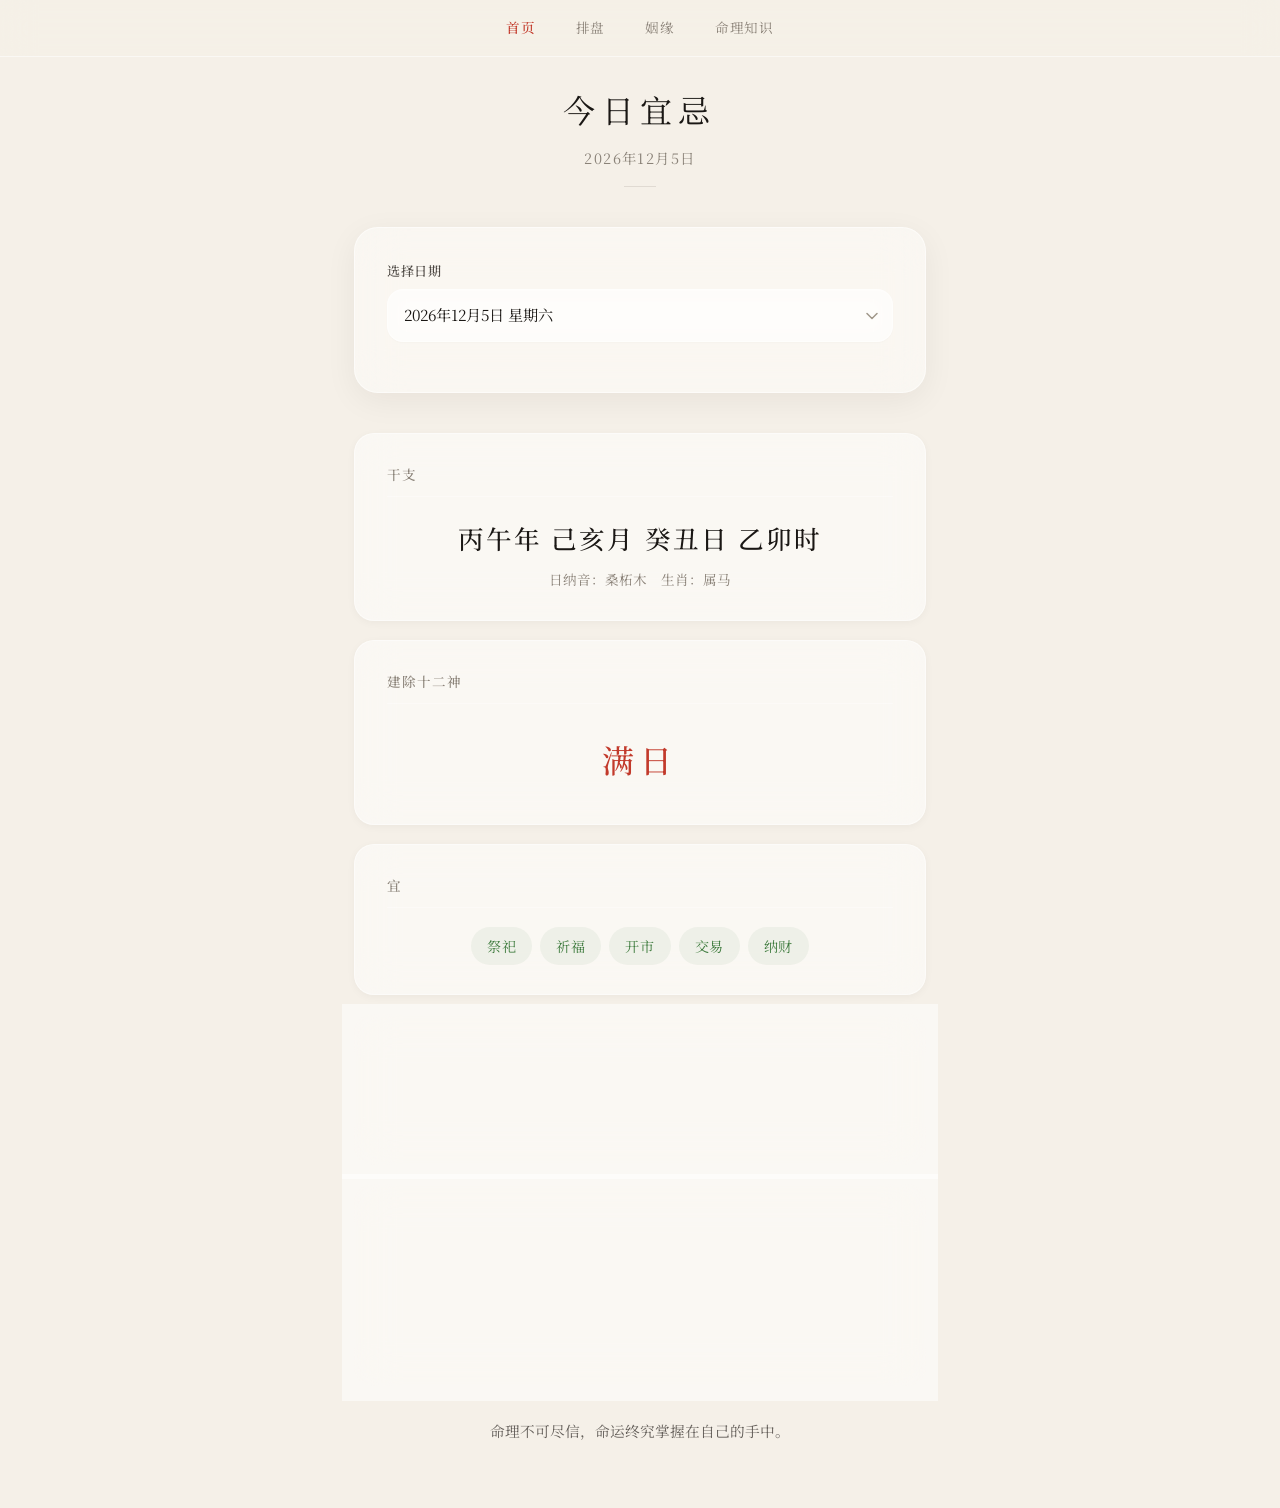
<file: index.html>
<!DOCTYPE html>
<html lang="zh-CN">
<head>
<meta charset="UTF-8">
<meta name="viewport" content="width=device-width, initial-scale=1.0">
<title>周易命理</title>
<link rel="stylesheet" href="css/style.css">
<link rel="preconnect" href="https://fonts.googleapis.com">
<link rel="preconnect" href="https://fonts.gstatic.com" crossorigin>
<link href="https://fonts.googleapis.com/css2?family=Noto+Serif+SC:wght@400;500;700&display=swap" rel="stylesheet">
</head>
<body>

<nav class="top-nav">
  <a href="index.html" class="active">首页</a>
  <a href="bazi.html">排盘</a>
  <a href="marriage.html">姻缘</a>
  <a href="knowledge.html">命理知识</a>
</nav>

<div class="container">
  <header>
    <h1>今日宜忌</h1>
    <p class="subtitle" id="dateTitle"></p>
  </header>

  <section class="form-section">
    <div class="form-row">
      <label>选择日期</label>
      <div class="custom-date" id="customDate">
        <div class="custom-date-trigger" id="dateTrigger"></div>
        <div class="custom-date-panel" id="datePanel">
          <div class="date-select-row">
            <div class="date-select-col">
              <label class="date-select-label">年</label>
              <select id="dpYear" class="native-select"></select>
            </div>
            <div class="date-select-col">
              <label class="date-select-label">月</label>
              <select id="dpMonth" class="native-select">
                <option value="1">1月</option><option value="2">2月</option><option value="3">3月</option>
                <option value="4">4月</option><option value="5">5月</option><option value="6">6月</option>
                <option value="7">7月</option><option value="8">8月</option><option value="9">9月</option>
                <option value="10">10月</option><option value="11">11月</option><option value="12">12月</option>
              </select>
            </div>
            <div class="date-select-col">
              <label class="date-select-label">日</label>
              <select id="dpDay" class="native-select"></select>
            </div>
          </div>
        </div>
      </div>
    </div>
  </section>

  <section id="results" class="results-section">
    <div class="result-block">
      <h2>干支</h2>
      <div id="ganzhi" style="text-align:center;font-size:1.6rem;font-weight:500;color:var(--ink);letter-spacing:0.08em;"></div>
      <div style="text-align:center;font-size:0.85rem;color:var(--ink-light);margin-top:0.4rem;">
        <span id="nayinBadge"></span>
      </div>
    </div>

    <div class="result-block">
      <h2>建除十二神</h2>
      <div style="text-align:center;">
        <span id="jianchuBadge" style="display:inline-block;padding:0.5rem 2rem;font-size:2rem;font-weight:500;color:var(--vermilion);letter-spacing:0.2em;"></span>
      </div>
    </div>

    <div class="result-block" id="yiBlock">
      <h2>宜</h2>
      <div class="yi-ji-list" id="yiList"></div>
    </div>

    <div class="result-block" id="jiBlock">
      <h2>忌</h2>
      <div class="yi-ji-list" id="jiList"></div>
    </div>

    <div class="result-block">
      <h2>纳音</h2>
      <div class="day-info" id="nayinInfo"></div>
    </div>

    <p class="footer-note">命理不可尽信，命运终究掌握在自己的手中。</p>
  </section>
</div>

<script src="js/data.js"></script>
<script src="js/bazi.js"></script>
<script src="js/wuxing.js"></script>
<script src="js/daily.js"></script>
<script src="js/daily-app.js"></script>
</body>
</html>
</file>
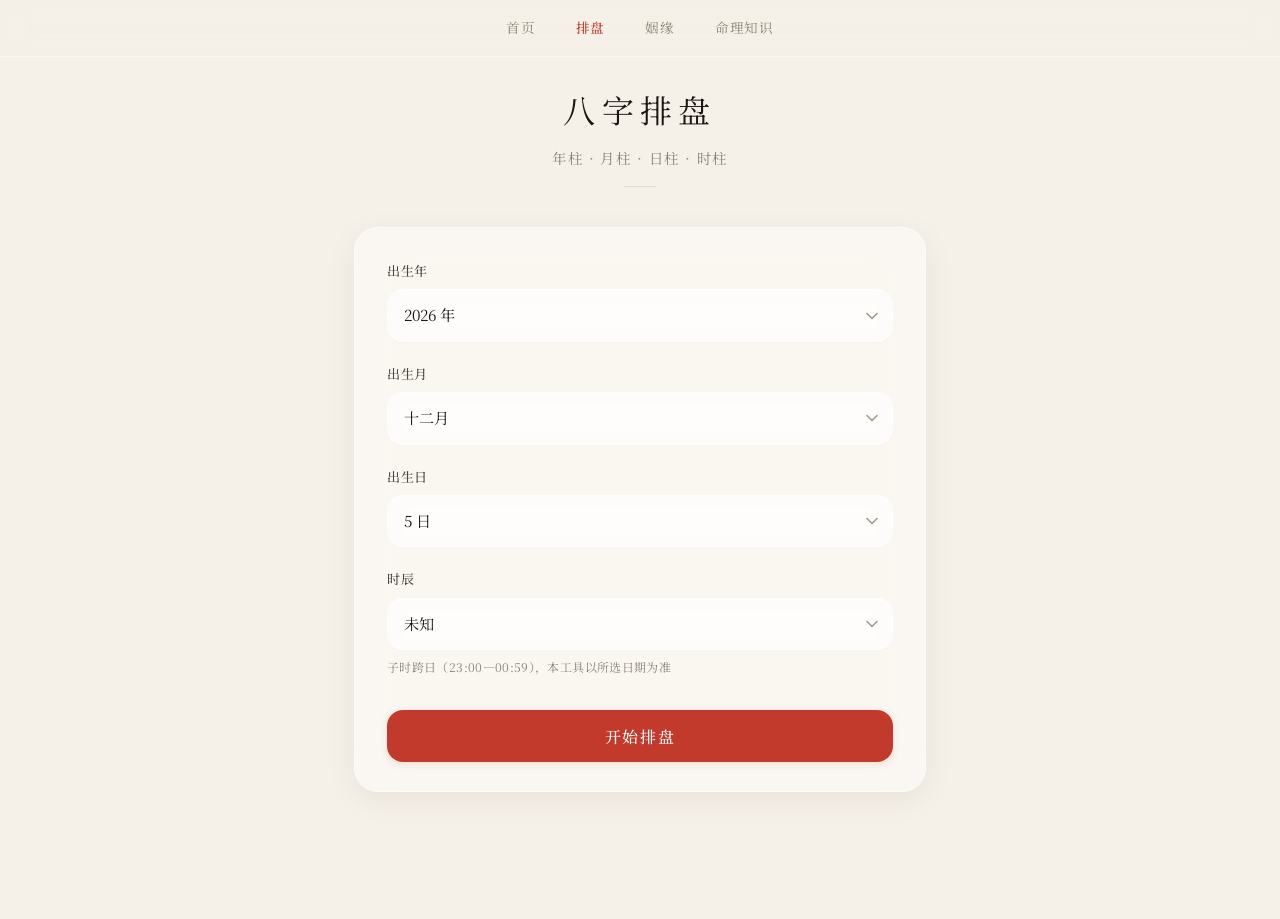
<file: bazi.html>
<!DOCTYPE html>
<html lang="zh-CN">
<head>
<meta charset="UTF-8">
<meta name="viewport" content="width=device-width, initial-scale=1.0">
<title>八字排盘 · 周易命理</title>
<link rel="stylesheet" href="css/style.css">
<link rel="preconnect" href="https://fonts.googleapis.com">
<link rel="preconnect" href="https://fonts.gstatic.com" crossorigin>
<link href="https://fonts.googleapis.com/css2?family=Noto+Serif+SC:wght@400;500;700&display=swap" rel="stylesheet">
</head>
<body>

<nav class="top-nav">
  <a href="index.html">首页</a>
  <a href="bazi.html" class="active">排盘</a>
  <a href="marriage.html">姻缘</a>
  <a href="knowledge.html">命理知识</a>
</nav>

<div class="container">
  <header>
    <h1>八字排盘</h1>
    <p class="subtitle">年柱 · 月柱 · 日柱 · 时柱</p>
  </header>

  <section class="form-section">
    <form id="baziForm">
      <div class="form-row">
        <label for="year">出生年</label>
        <select id="year" class="native-select"></select>
      </div>
      <div class="form-row">
        <label for="month">出生月</label>
        <select id="month" class="native-select">
          <option value="1">一月</option><option value="2">二月</option><option value="3">三月</option>
          <option value="4">四月</option><option value="5">五月</option><option value="6">六月</option>
          <option value="7">七月</option><option value="8">八月</option><option value="9">九月</option>
          <option value="10">十月</option><option value="11">十一月</option><option value="12">十二月</option>
        </select>
      </div>
      <div class="form-row">
        <label for="day">出生日</label>
        <select id="day" class="native-select"></select>
      </div>
      <div class="form-row">
        <label for="hour">时辰</label>
        <select id="hour" class="native-select"></select>
        <p class="form-note">子时跨日（23:00—00:59），本工具以所选日期为准</p>
      </div>
      <button type="submit" id="submitBtn">开始排盘</button>
    </form>
  </section>

  <section id="results" class="results-section hidden">
    <div class="result-block">
      <h2>八字</h2>
      <div class="pillars" id="pillars"></div>
    </div>
    <div class="result-block">
      <h2>五行</h2>
      <div id="wuxing"></div>
    </div>
    <div class="result-block">
      <h2>纳音</h2>
      <div id="nayin"></div>
    </div>
    <div class="result-block">
      <h2>命理解读</h2>
      <div id="reading"></div>
    </div>
    <div class="result-block" id="guaBlock">
      <h2>卦象</h2>
      <div id="gua"></div>
    </div>
    <p class="footer-note">命理不可尽信，命运终究掌握在自己的手中。</p>
  </section>
</div>

<script src="js/data.js"></script>
<script src="js/bazi.js"></script>
<script src="js/wuxing.js"></script>
<script src="js/gua.js"></script>
<script src="js/app.js"></script>
</body>
</html>
</file>
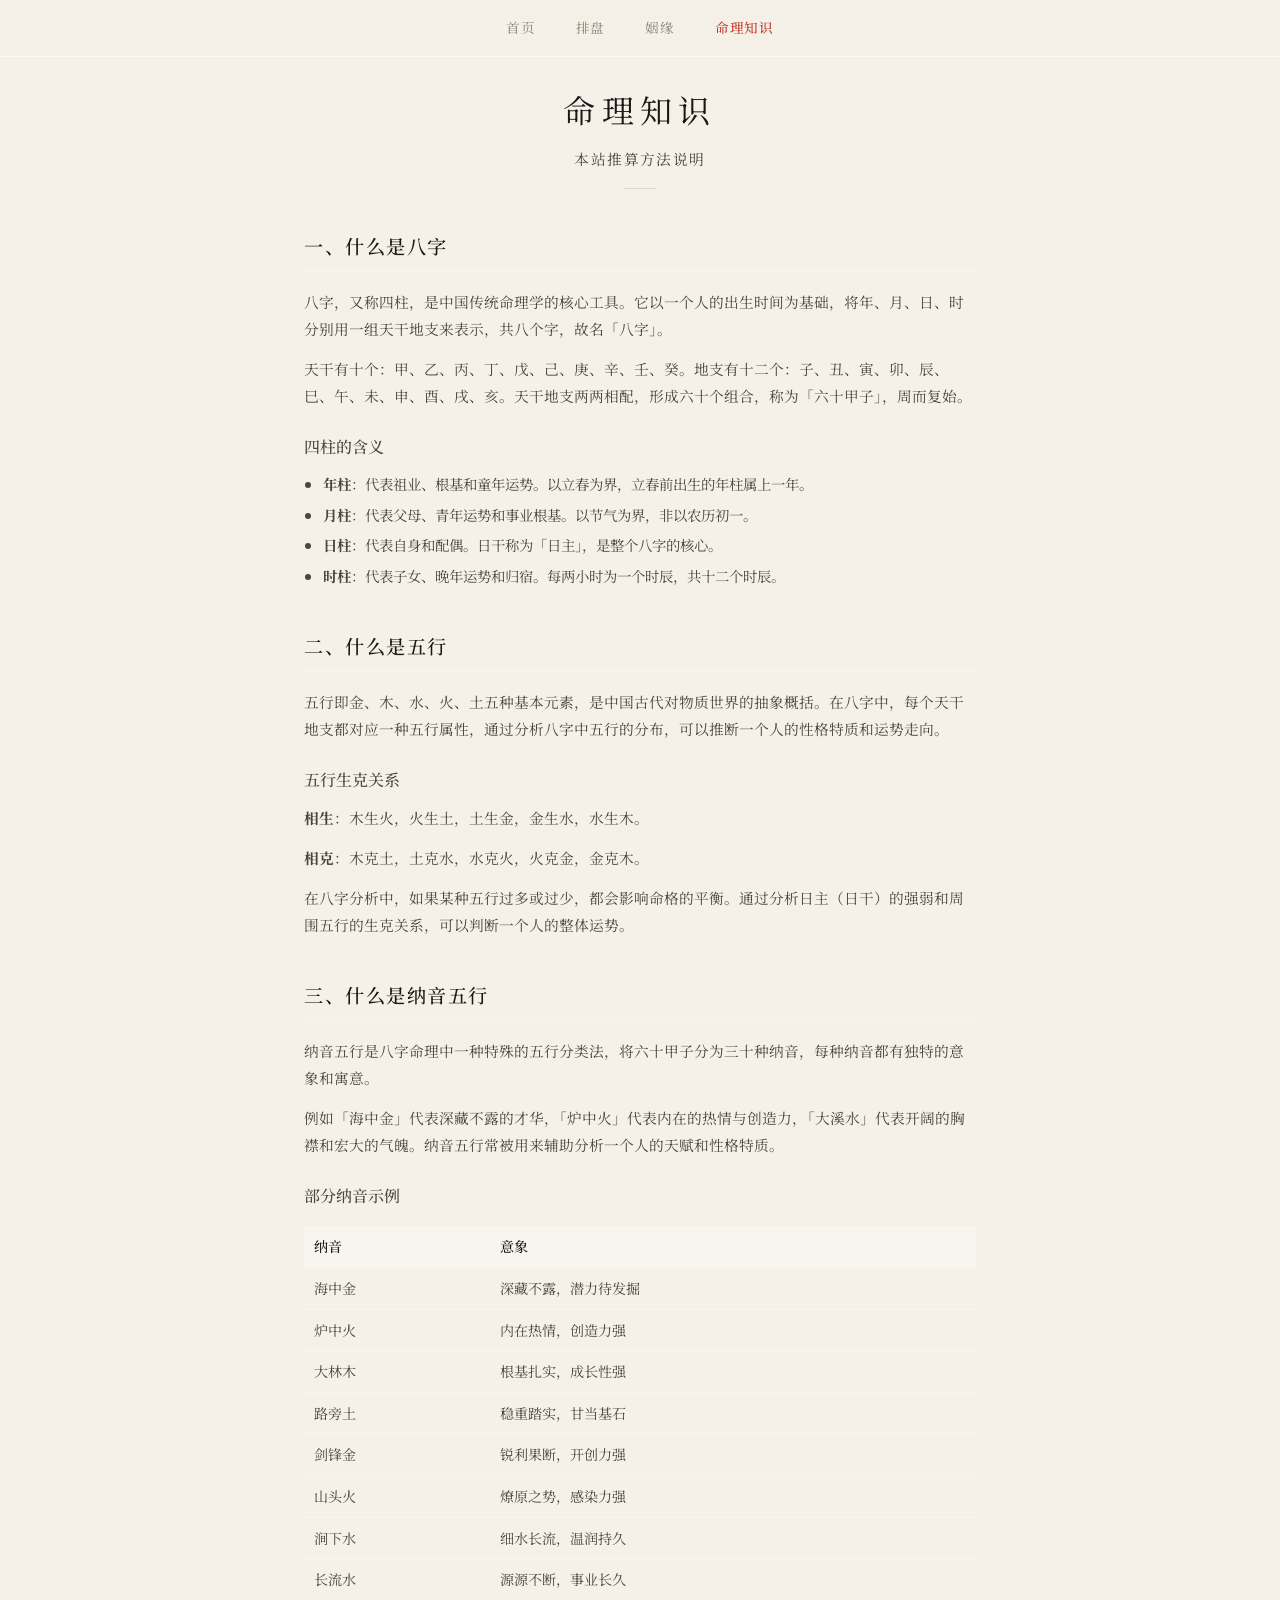
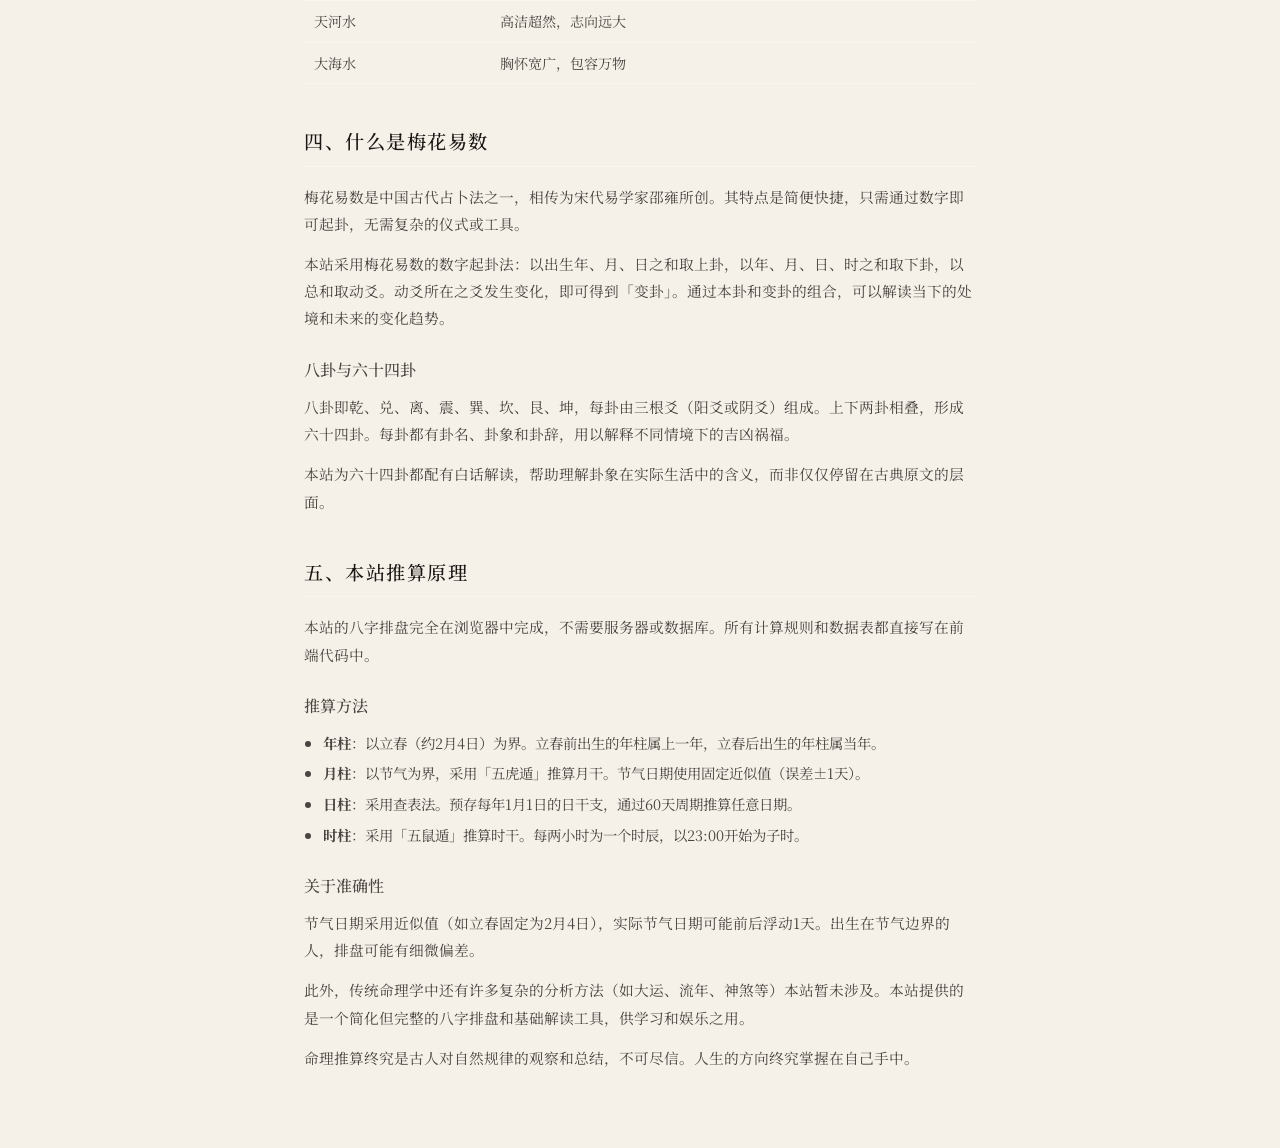
<file: knowledge.html>
<!DOCTYPE html>
<html lang="zh-CN">
<head>
<meta charset="UTF-8">
<meta name="viewport" content="width=device-width, initial-scale=1.0">
<title>命理知识 · 周易命理</title>
<link rel="stylesheet" href="css/style.css">
<link rel="preconnect" href="https://fonts.googleapis.com">
<link rel="preconnect" href="https://fonts.gstatic.com" crossorigin>
<link href="https://fonts.googleapis.com/css2?family=Noto+Serif+SC:wght@400;500;700&display=swap" rel="stylesheet">
<style>
.knowledge-page { max-width: 720px; }
.knowledge-page h2 {
  font-size: 1.2rem;
  font-weight: 500;
  color: var(--ink);
  margin: 2.5rem 0 1rem;
  padding-bottom: 0.5rem;
  border-bottom: 1px solid rgba(255,255,255,0.3);
  letter-spacing: 0.08em;
}
.knowledge-page h3 {
  font-size: 1rem;
  font-weight: 500;
  color: var(--ink-soft);
  margin: 1.5rem 0 0.6rem;
}
.knowledge-page p {
  font-size: 0.92rem;
  color: var(--ink-soft);
  line-height: 1.85;
  margin-bottom: 0.8rem;
}
.knowledge-page ul {
  margin: 0.5rem 0 1rem 1.2rem;
  font-size: 0.9rem;
  color: var(--ink-soft);
  line-height: 1.8;
}
.knowledge-page li { margin-bottom: 0.3rem; }
.knowledge-table {
  width: 100%;
  border-collapse: collapse;
  margin: 1rem 0;
  font-size: 0.88rem;
}
.knowledge-table th,
.knowledge-table td {
  padding: 0.5rem 0.6rem;
  text-align: left;
  border-bottom: 1px solid rgba(255,255,255,0.25);
}
.knowledge-table th {
  font-weight: 500;
  color: var(--ink);
  background: rgba(255,255,255,0.3);
}
.knowledge-table td { color: var(--ink-soft); }
</style>
</head>
<body>

<nav class="top-nav">
  <a href="index.html">首页</a>
  <a href="bazi.html">排盘</a>
  <a href="marriage.html">姻缘</a>
  <a href="knowledge.html" class="active">命理知识</a>
</nav>

<div class="container knowledge-page">
  <header>
    <h1>命理知识</h1>
    <p class="subtitle">本站推算方法说明</p>
  </header>

  <h2>一、什么是八字</h2>
  <p>八字，又称四柱，是中国传统命理学的核心工具。它以一个人的出生时间为基础，将年、月、日、时分别用一组天干地支来表示，共八个字，故名「八字」。</p>
  <p>天干有十个：甲、乙、丙、丁、戊、己、庚、辛、壬、癸。地支有十二个：子、丑、寅、卯、辰、巳、午、未、申、酉、戌、亥。天干地支两两相配，形成六十个组合，称为「六十甲子」，周而复始。</p>

  <h3>四柱的含义</h3>
  <ul>
    <li><strong>年柱</strong>：代表祖业、根基和童年运势。以立春为界，立春前出生的年柱属上一年。</li>
    <li><strong>月柱</strong>：代表父母、青年运势和事业根基。以节气为界，非以农历初一。</li>
    <li><strong>日柱</strong>：代表自身和配偶。日干称为「日主」，是整个八字的核心。</li>
    <li><strong>时柱</strong>：代表子女、晚年运势和归宿。每两小时为一个时辰，共十二个时辰。</li>
  </ul>

  <h2>二、什么是五行</h2>
  <p>五行即金、木、水、火、土五种基本元素，是中国古代对物质世界的抽象概括。在八字中，每个天干地支都对应一种五行属性，通过分析八字中五行的分布，可以推断一个人的性格特质和运势走向。</p>

  <h3>五行生克关系</h3>
  <p><strong>相生</strong>：木生火，火生土，土生金，金生水，水生木。</p>
  <p><strong>相克</strong>：木克土，土克水，水克火，火克金，金克木。</p>
  <p>在八字分析中，如果某种五行过多或过少，都会影响命格的平衡。通过分析日主（日干）的强弱和周围五行的生克关系，可以判断一个人的整体运势。</p>

  <h2>三、什么是纳音五行</h2>
  <p>纳音五行是八字命理中一种特殊的五行分类法，将六十甲子分为三十种纳音，每种纳音都有独特的意象和寓意。</p>
  <p>例如「海中金」代表深藏不露的才华，「炉中火」代表内在的热情与创造力，「大溪水」代表开阔的胸襟和宏大的气魄。纳音五行常被用来辅助分析一个人的天赋和性格特质。</p>

  <h3>部分纳音示例</h3>
  <table class="knowledge-table">
    <thead><tr><th>纳音</th><th>意象</th></tr></thead>
    <tbody>
      <tr><td>海中金</td><td>深藏不露，潜力待发掘</td></tr>
      <tr><td>炉中火</td><td>内在热情，创造力强</td></tr>
      <tr><td>大林木</td><td>根基扎实，成长性强</td></tr>
      <tr><td>路旁土</td><td>稳重踏实，甘当基石</td></tr>
      <tr><td>剑锋金</td><td>锐利果断，开创力强</td></tr>
      <tr><td>山头火</td><td>燎原之势，感染力强</td></tr>
      <tr><td>涧下水</td><td>细水长流，温润持久</td></tr>
      <tr><td>长流水</td><td>源源不断，事业长久</td></tr>
      <tr><td>天河水</td><td>高洁超然，志向远大</td></tr>
      <tr><td>大海水</td><td>胸怀宽广，包容万物</td></tr>
    </tbody>
  </table>

  <h2>四、什么是梅花易数</h2>
  <p>梅花易数是中国古代占卜法之一，相传为宋代易学家邵雍所创。其特点是简便快捷，只需通过数字即可起卦，无需复杂的仪式或工具。</p>
  <p>本站采用梅花易数的数字起卦法：以出生年、月、日之和取上卦，以年、月、日、时之和取下卦，以总和取动爻。动爻所在之爻发生变化，即可得到「变卦」。通过本卦和变卦的组合，可以解读当下的处境和未来的变化趋势。</p>

  <h3>八卦与六十四卦</h3>
  <p>八卦即乾、兑、离、震、巽、坎、艮、坤，每卦由三根爻（阳爻或阴爻）组成。上下两卦相叠，形成六十四卦。每卦都有卦名、卦象和卦辞，用以解释不同情境下的吉凶祸福。</p>
  <p>本站为六十四卦都配有白话解读，帮助理解卦象在实际生活中的含义，而非仅仅停留在古典原文的层面。</p>

  <h2>五、本站推算原理</h2>
  <p>本站的八字排盘完全在浏览器中完成，不需要服务器或数据库。所有计算规则和数据表都直接写在前端代码中。</p>

  <h3>推算方法</h3>
  <ul>
    <li><strong>年柱</strong>：以立春（约2月4日）为界。立春前出生的年柱属上一年，立春后出生的年柱属当年。</li>
    <li><strong>月柱</strong>：以节气为界，采用「五虎遁」推算月干。节气日期使用固定近似值（误差±1天）。</li>
    <li><strong>日柱</strong>：采用查表法。预存每年1月1日的日干支，通过60天周期推算任意日期。</li>
    <li><strong>时柱</strong>：采用「五鼠遁」推算时干。每两小时为一个时辰，以23:00开始为子时。</li>
  </ul>

  <h3>关于准确性</h3>
  <p>节气日期采用近似值（如立春固定为2月4日），实际节气日期可能前后浮动1天。出生在节气边界的人，排盘可能有细微偏差。</p>
  <p>此外，传统命理学中还有许多复杂的分析方法（如大运、流年、神煞等）本站暂未涉及。本站提供的是一个简化但完整的八字排盘和基础解读工具，供学习和娱乐之用。</p>

  <p>命理推算终究是古人对自然规律的观察和总结，不可尽信。人生的方向终究掌握在自己手中。</p>
</div>

</body>
</html>
</file>
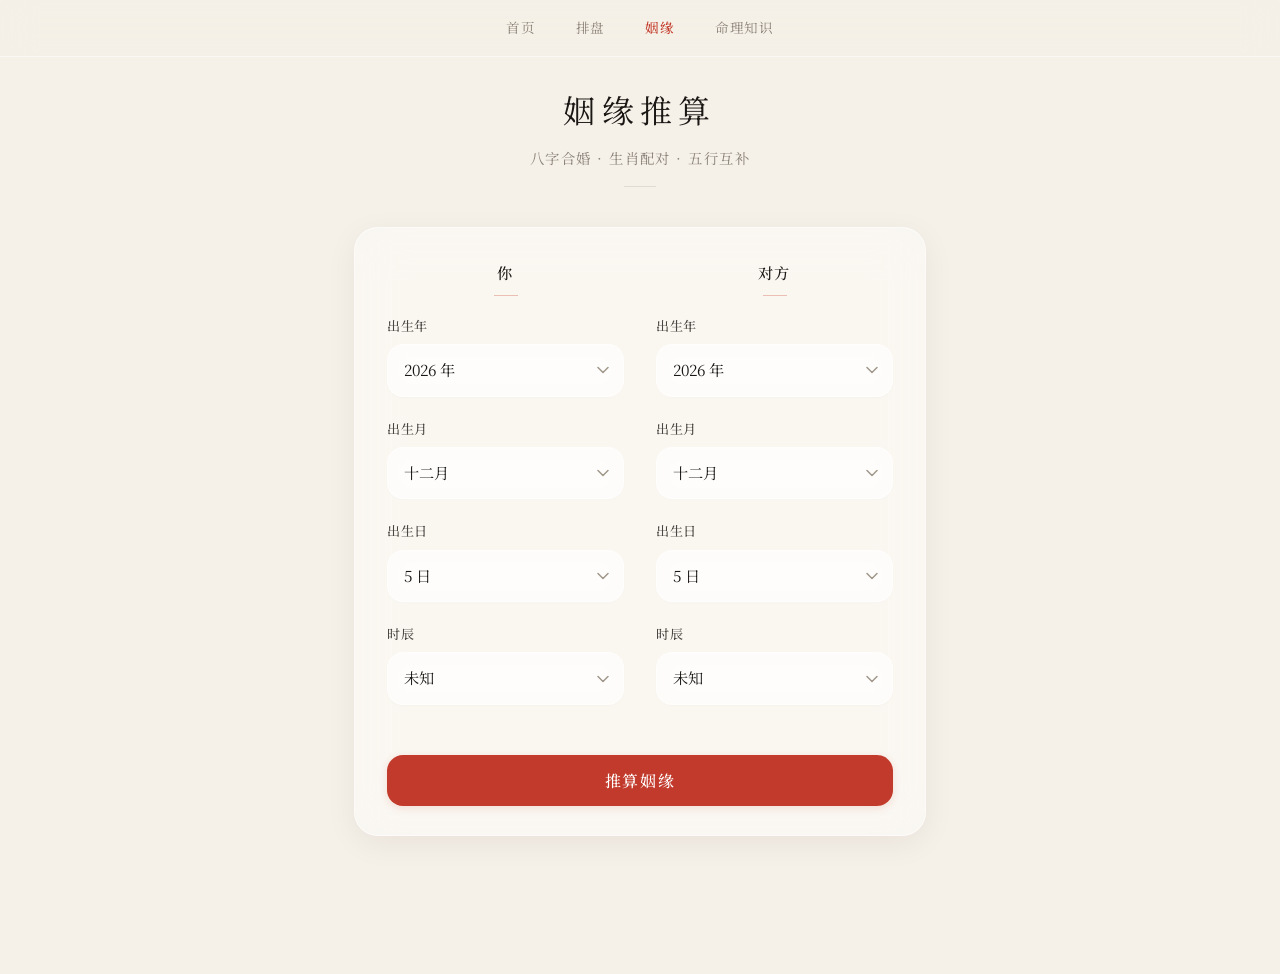
<file: marriage.html>
<!DOCTYPE html>
<html lang="zh-CN">
<head>
<meta charset="UTF-8">
<meta name="viewport" content="width=device-width, initial-scale=1.0">
<title>姻缘 · 周易命理</title>
<link rel="stylesheet" href="css/style.css">
<link rel="preconnect" href="https://fonts.googleapis.com">
<link rel="preconnect" href="https://fonts.gstatic.com" crossorigin>
<link href="https://fonts.googleapis.com/css2?family=Noto+Serif+SC:wght@400;500;700&display=swap" rel="stylesheet">
</head>
<body>

<nav class="top-nav">
  <a href="index.html">首页</a>
  <a href="bazi.html">排盘</a>
  <a href="marriage.html" class="active">姻缘</a>
  <a href="knowledge.html">命理知识</a>
</nav>

<div class="container">
  <header>
    <h1>姻缘推算</h1>
    <p class="subtitle">八字合婚 · 生肖配对 · 五行互补</p>
  </header>

  <section class="form-section">
    <form id="marriageForm">
      <div class="persons-form">
        <div class="person-form">
          <h3>你</h3>
          <div class="form-row">
            <label for="year1">出生年</label>
            <select id="year1" class="native-select"></select>
          </div>
          <div class="form-row">
            <label for="month1">出生月</label>
            <select id="month1" class="native-select">
              <option value="1">一月</option><option value="2">二月</option><option value="3">三月</option>
              <option value="4">四月</option><option value="5">五月</option><option value="6">六月</option>
              <option value="7">七月</option><option value="8">八月</option><option value="9">九月</option>
              <option value="10">十月</option><option value="11">十一月</option><option value="12">十二月</option>
            </select>
          </div>
          <div class="form-row">
            <label for="day1">出生日</label>
            <select id="day1" class="native-select"></select>
          </div>
          <div class="form-row">
            <label for="hour1">时辰</label>
            <select id="hour1" class="native-select"></select>
          </div>
        </div>
        <div class="person-form">
          <h3>对方</h3>
          <div class="form-row">
            <label for="year2">出生年</label>
            <select id="year2" class="native-select"></select>
          </div>
          <div class="form-row">
            <label for="month2">出生月</label>
            <select id="month2" class="native-select">
              <option value="1">一月</option><option value="2">二月</option><option value="3">三月</option>
              <option value="4">四月</option><option value="5">五月</option><option value="6">六月</option>
              <option value="7">七月</option><option value="8">八月</option><option value="9">九月</option>
              <option value="10">十月</option><option value="11">十一月</option><option value="12">十二月</option>
            </select>
          </div>
          <div class="form-row">
            <label for="day2">出生日</label>
            <select id="day2" class="native-select"></select>
          </div>
          <div class="form-row">
            <label for="hour2">时辰</label>
            <select id="hour2" class="native-select"></select>
          </div>
        </div>
      </div>
      <button type="submit" id="submitBtn">推算姻缘</button>
    </form>
  </section>

  <section id="results" class="results-section hidden">
    <div class="result-block">
      <h2>八字对照</h2>
      <div class="pillars-dual" id="dualPillars"></div>
    </div>

    <div class="result-block">
      <h2>综合评定</h2>
      <div id="scoreBlock"></div>
    </div>

    <div class="result-block">
      <h2>详细分析</h2>
      <div id="detailsBlock"></div>
    </div>

    <p class="footer-note">命理不可尽信，命运终究掌握在自己的手中。</p>
  </section>
</div>

<script src="js/data.js"></script>
<script src="js/bazi.js"></script>
<script src="js/wuxing.js"></script>
<script src="js/matching.js"></script>
<script src="js/marriage-app.js"></script>
</body>
</html>
</file>
<file: css/style.css>
:root {
  --paper: #f5f0e8;
  --paper-warm: #ede4d8;
  --ink: #1a1714;
  --ink-soft: #4a4540;
  --ink-light: #8a8278;
  --vermilion: #c23a2b;
  --gold: #b8943e;
  --border: #e5ded4;
  --shadow-sm: 0 2px 8px rgba(26,23,20,0.04);
  --shadow: 0 8px 32px rgba(26,23,20,0.06);
  --glass-bg: rgba(255,255,255,0.45);
  --glass-bg-hover: rgba(255,255,255,0.6);
  --glass-bg-focus: rgba(255,255,255,0.75);
  --glass-border: rgba(255,255,255,0.5);
  --glass-border-focus: rgba(255,255,255,0.75);
}

* { margin: 0; padding: 0; box-sizing: border-box; }

html { scroll-behavior: smooth; }

body {
  font-family: "Noto Serif SC", "Source Han Serif SC", "Songti SC", "SimSun", "STSong", serif;
  color: var(--ink);
  line-height: 1.75;
  min-height: 100vh;
  background: var(--paper);
}

/* ===== Top Nav ===== */
.top-nav {
  position: sticky;
  top: 0;
  z-index: 100;
  display: flex;
  justify-content: center;
  gap: 0.5rem;
  padding: 0.7rem 1.5rem;
  background: rgba(245,240,232,0.55);
  backdrop-filter: blur(16px) saturate(1.2);
  -webkit-backdrop-filter: blur(16px) saturate(1.2);
  border-bottom: 1px solid rgba(255,255,255,0.5);
}

.top-nav a {
  padding: 0.3rem 1rem;
  font-size: 0.85rem;
  color: var(--ink-light);
  text-decoration: none;
  border-radius: 6px;
  letter-spacing: 0.06em;
  transition: all 0.2s;
}

.top-nav a:hover {
  color: var(--vermilion);
}

.top-nav a.active {
  color: var(--vermilion);
  font-weight: 500;
}

/* ===== Layout ===== */
.container {
  max-width: 620px;
  margin: 0 auto;
  padding: 1rem 1.5rem 4rem;
}

/* ===== Header ===== */
header {
  text-align: center;
  margin-bottom: 2.5rem;
  padding-top: 0.5rem;
}

header h1 {
  font-size: 2rem;
  font-weight: 400;
  color: var(--ink);
  letter-spacing: 0.2em;
  margin-bottom: 0.5rem;
}

.subtitle {
  color: var(--ink-light);
  font-size: 0.9rem;
  letter-spacing: 0.1em;
}

header::after {
  content: '';
  display: block;
  width: 2rem;
  height: 1px;
  background: rgba(138,130,120,0.2);
  margin: 1rem auto 0;
}

/* ===== Form Card (Glass) ===== */
.form-section {
  position: relative;
  z-index: 100;
  overflow: visible;
  padding: 2rem 2rem 1.8rem;
  margin-bottom: 2.5rem;
  background: var(--glass-bg);
  backdrop-filter: blur(24px) saturate(1.2);
  -webkit-backdrop-filter: blur(24px) saturate(1.2);
  border: 1px solid var(--glass-border);
  border-radius: 24px;
  box-shadow: var(--shadow);
  animation: cardFloat 0.8s cubic-bezier(0.16, 1, 0.3, 1) both;
}

@keyframes cardFloat {
  from { opacity: 0; transform: translateY(20px) scale(0.98); }
  to { opacity: 1; transform: translateY(0) scale(1); }
}

.form-row {
  position: relative;
  margin-bottom: 1.3rem;
}

.form-row label {
  display: block;
  font-size: 0.82rem;
  font-weight: 500;
  color: var(--ink-soft);
  margin-bottom: 0.4rem;
  letter-spacing: 0.04em;
}

/* ===== Custom Select ===== */
.custom-select {
  position: relative;
  width: 100%;
}

.custom-select-trigger {
  width: 100%;
  padding: 0.75rem 2.4rem 0.75rem 1rem;
  font-size: 0.95rem;
  font-family: inherit;
  color: var(--ink);
  cursor: pointer;
  user-select: none;
  background: var(--glass-bg);
  backdrop-filter: blur(12px) saturate(1.1);
  -webkit-backdrop-filter: blur(12px) saturate(1.1);
  border: 1px solid var(--glass-border);
  border-radius: 16px;
  transition: all 0.25s cubic-bezier(0.16, 1, 0.3, 1);
  box-shadow: inset 0 1px 2px rgba(255,255,255,0.3), 0 1px 2px rgba(0,0,0,0.02);
  position: relative;
}

.custom-select-trigger::after {
  content: '';
  position: absolute;
  right: 0.9rem;
  top: 50%;
  transform: translateY(-50%);
  width: 12px;
  height: 8px;
  background-image: url("data:image/svg+xml;charset=utf-8,%3Csvg xmlns='http://www.w3.org/2000/svg' width='12' height='8' viewBox='0 0 12 8'%3E%3Cpath d='M1 1.5l5 5 5-5' fill='none' stroke='%23a0988a' stroke-width='1.5' stroke-linecap='round' stroke-linejoin='round'/%3E%3C/svg%3E");
  background-repeat: no-repeat;
  transition: transform 0.25s cubic-bezier(0.16, 1, 0.3, 1);
}

.custom-select.open .custom-select-trigger::after {
  transform: translateY(-50%) rotate(180deg);
}

.custom-select-trigger:hover {
  background: var(--glass-bg-hover);
  border-color: var(--glass-border-focus);
  transform: translateY(-1px);
  box-shadow: inset 0 1px 2px rgba(255,255,255,0.4), 0 4px 12px rgba(0,0,0,0.04);
}

.custom-select.open .custom-select-trigger {
  background: var(--glass-bg-focus);
  border-color: rgba(194,58,43,0.2);
  box-shadow: inset 0 1px 2px rgba(255,255,255,0.5), 0 0 0 3px rgba(194,58,43,0.05), 0 4px 16px rgba(0,0,0,0.05);
  border-radius: 16px 16px 0 0;
}

.custom-select-options {
  position: absolute;
  top: calc(100% - 1px);
  left: 0;
  right: 0;
  max-height: 280px;
  overflow-y: auto;
  z-index: 9999;
  opacity: 0;
  transform: translateY(-6px) scale(0.97);
  pointer-events: none;
  transition: all 0.25s cubic-bezier(0.16, 1, 0.3, 1);
  background: rgba(255,255,252,0.97);
  backdrop-filter: blur(10px) saturate(1.2);
  -webkit-backdrop-filter: blur(10px) saturate(1.2);
  border: 1px solid var(--glass-border);
  border-top: none;
  border-radius: 0 0 16px 16px;
  box-shadow: 0 12px 40px rgba(26,23,20,0.1);
  padding: 0.3rem 0;
}

.custom-select.open .custom-select-options {
  opacity: 1;
  transform: translateY(0) scale(1);
  pointer-events: auto;
}

.custom-select-option {
  padding: 0.55rem 1rem;
  font-size: 0.92rem;
  color: var(--ink-soft);
  cursor: pointer;
  transition: all 0.15s;
  border-radius: 6px;
  margin: 0 0.3rem;
}

.custom-select-option:hover {
  background: rgba(194,58,43,0.06);
  color: var(--vermilion);
}

.custom-select-option.selected {
  color: var(--vermilion);
  font-weight: 500;
  background: rgba(194,58,43,0.04);
}

/* 隐藏原生 select */
.native-select {
  position: absolute;
  top: 0;
  left: 0;
  width: 100%;
  height: 100%;
  opacity: 0;
  pointer-events: none;
  z-index: -1;
}

.form-note {
  font-size: 0.75rem;
  color: var(--ink-light);
  margin-top: 0.35rem;
  letter-spacing: 0.03em;
}

#submitBtn {
  width: 100%;
  margin-top: 0.8rem;
  padding: 0.9rem;
  font-size: 1rem;
  font-family: inherit;
  font-weight: 500;
  color: #fff;
  background: var(--vermilion);
  border: none;
  border-radius: 16px;
  cursor: pointer;
  letter-spacing: 0.1em;
  transition: all 0.3s cubic-bezier(0.16, 1, 0.3, 1);
  box-shadow: 0 2px 8px rgba(194,58,43,0.15);
  position: relative;
  overflow: hidden;
}

#submitBtn::before {
  content: '';
  position: absolute;
  top: 0; left: -100%;
  width: 100%; height: 100%;
  background: linear-gradient(90deg, transparent, rgba(255,255,255,0.12), transparent);
  transition: left 0.5s;
}

#submitBtn:hover {
  background: #a83225;
  transform: translateY(-2px);
  box-shadow: 0 6px 20px rgba(194,58,43,0.2);
}

#submitBtn:hover::before {
  left: 100%;
}

#submitBtn:active {
  transform: translateY(0);
  box-shadow: 0 2px 8px rgba(194,58,43,0.15);
}

/* ===== Results ===== */
.results-section {
  position: relative;
  z-index: 0;
  animation: revealUp 0.6s cubic-bezier(0.16, 1, 0.3, 1);
}

@keyframes revealUp {
  from { opacity: 0; transform: translateY(16px); }
  to { opacity: 1; transform: translateY(0); }
}

.hidden { display: none !important; }

.result-block {
  background: rgba(255,255,255,0.5);
  backdrop-filter: blur(20px) saturate(1.1);
  -webkit-backdrop-filter: blur(20px) saturate(1.1);
  border: 1px solid rgba(255,255,255,0.45);
  border-radius: 20px;
  padding: 1.8rem 2rem;
  margin-bottom: 1.2rem;
  box-shadow: var(--shadow-sm);
  animation: revealCard 0.5s cubic-bezier(0.16, 1, 0.3, 1) both;
}

.result-block:nth-child(1) { animation-delay: 0.05s; }
.result-block:nth-child(2) { animation-delay: 0.1s; }
.result-block:nth-child(3) { animation-delay: 0.15s; }
.result-block:nth-child(4) { animation-delay: 0.2s; }
.result-block:nth-child(5) { animation-delay: 0.25s; }
.result-block:nth-child(6) { animation-delay: 0.3s; }
.result-block:nth-child(7) { animation-delay: 0.35s; }

@keyframes revealCard {
  from { opacity: 0; transform: translateY(12px) scale(0.98); }
  to { opacity: 1; transform: translateY(0) scale(1); }
}

.result-block h2 {
  font-size: 0.85rem;
  font-weight: 500;
  color: var(--ink-light);
  margin-bottom: 1.2rem;
  padding-bottom: 0.6rem;
  border-bottom: 1px solid rgba(255,255,255,0.35);
  letter-spacing: 0.08em;
}

/* ===== Four Pillars ===== */
.pillars {
  display: grid;
  grid-template-columns: repeat(4, 1fr);
  gap: 0.5rem;
}

.pillar-card {
  text-align: center;
  padding: 1.2rem 0.3rem;
}

.pillar-label {
  font-size: 0.75rem;
  color: var(--ink-light);
  margin-bottom: 0.7rem;
  letter-spacing: 0.06em;
}

.pillar-gan, .pillar-zhi {
  font-size: 2.6rem;
  font-weight: 400;
  line-height: 1.15;
  letter-spacing: 0.04em;
}

.pillar-hour-unknown {
  font-size: 1.6rem;
  color: #c5bfb5;
  font-weight: 400;
}

.wuxing-mu { color: #3d7a3d; }
.wuxing-huo { color: #c43d35; }
.wuxing-tu { color: #b8892e; }
.wuxing-jin { color: #9a7320; }
.wuxing-shui { color: #3d6ca8; }

/* ===== Wuxing Bars ===== */
.wuxing-chart {
  display: flex;
  flex-direction: column;
  gap: 0.55rem;
}

.wuxing-row {
  display: flex;
  align-items: center;
  gap: 0.6rem;
}

.wuxing-row .label {
  width: 1.8rem;
  font-size: 1.05rem;
  text-align: center;
}

.wuxing-row .bar-bg {
  flex: 1;
  height: 1.2rem;
  background: rgba(255,255,255,0.45);
  border-radius: 2px;
  overflow: hidden;
}

.wuxing-row .bar-fill {
  height: 100%;
  border-radius: 2px;
  transition: width 0.6s cubic-bezier(0.16, 1, 0.3, 1);
}

.wuxing-row .count {
  width: 2.2rem;
  font-size: 0.85rem;
  color: var(--ink-light);
  text-align: right;
  font-variant-numeric: tabular-nums;
}

.bar-mu { background: #3d7a3d; }
.bar-huo { background: #c43d35; }
.bar-tu { background: #b8892e; }
.bar-jin { background: #9a7320; }
.bar-shui { background: #3d6ca8; }

.wuxing-summary {
  margin-top: 1rem;
  font-size: 0.9rem;
  color: var(--ink-soft);
  line-height: 1.7;
}

/* ===== Nayin ===== */
.nayin-list {
  display: grid;
  grid-template-columns: 1fr 1fr;
  gap: 0.5rem 1.5rem;
}

.nayin-item {
  display: flex;
  gap: 0.6rem;
  align-items: baseline;
}

.nayin-item .pillar-tag {
  font-size: 0.8rem;
  color: var(--ink-light);
  min-width: 2.5rem;
  letter-spacing: 0.04em;
}

.nayin-item .value {
  font-size: 0.95rem;
  color: var(--ink);
}

/* ===== Zodiac ===== */
.zodiac-display {
  font-size: 2rem;
  font-weight: 400;
  color: var(--ink);
  text-align: center;
  padding: 0.5rem;
  letter-spacing: 0.1em;
}

/* ===== Gua ===== */
.gua-header {
  text-align: center;
  margin-bottom: 1.5rem;
}

.gua-main-symbol {
  font-size: 3.5rem;
  line-height: 1;
  margin-bottom: 0.3rem;
  letter-spacing: 0.15em;
  color: var(--ink);
}

.gua-main-name {
  font-size: 1.5rem;
  font-weight: 400;
  color: var(--ink);
  letter-spacing: 0.1em;
}

.gua-reading {
  margin-top: 1rem;
  padding: 1.2rem 1rem;
  background: rgba(255,255,255,0.4);
  backdrop-filter: blur(8px);
  -webkit-backdrop-filter: blur(8px);
  border-radius: 10px;
  font-size: 0.92rem;
  color: var(--ink-soft);
  line-height: 1.85;
  border-radius: 14px;
  border-left: 2px solid var(--vermilion);
}

.gua-derived {
  margin-top: 1.2rem;
  padding-top: 1rem;
  border-top: 1px solid rgba(255,255,255,0.3);
  display: flex;
  align-items: center;
  justify-content: center;
  gap: 0.8rem;
  flex-wrap: wrap;
}

.gua-derived-symbol {
  font-size: 1.5rem;
  color: var(--ink-light);
  letter-spacing: 0.1em;
}

.gua-derived-name {
  font-size: 1rem;
  color: var(--ink-soft);
  letter-spacing: 0.06em;
}

.gua-derived-reading {
  font-size: 0.85rem;
  color: var(--ink-light);
  line-height: 1.6;
  margin-top: 0.4rem;
  text-align: center;
}

.gua-meta {
  margin-top: 1rem;
  text-align: center;
  font-size: 0.82rem;
  color: var(--ink-light);
  letter-spacing: 0.06em;
}

.gua-meta span {
  color: var(--vermilion);
}

/* ===== Reading ===== */
.reading-content {
  line-height: 1.85;
  color: var(--ink-soft);
}

.reading-content p {
  margin-bottom: 0.8rem;
}

.reading-content p:last-child {
  margin-bottom: 0;
}

.reading-lead {
  font-size: 1rem;
  color: var(--ink);
  margin-bottom: 1rem;
}

.reading-lead strong {
  font-weight: 500;
  font-size: 1.1rem;
}

.reading-nayin {
  margin-top: 1.2rem;
  padding: 1rem 0.8rem;
  background: rgba(255,255,255,0.4);
  backdrop-filter: blur(8px);
  -webkit-backdrop-filter: blur(8px);
  border-radius: 10px;
  border-left: 2px solid var(--gold);
}

.reading-nayin-item {
  margin-bottom: 0.7rem;
  font-size: 0.88rem;
  line-height: 1.7;
  border-radius: 14px;
}

.reading-nayin-item:last-child {
  margin-bottom: 0;
}

.reading-nayin-name {
  display: block;
  font-weight: 500;
  color: var(--ink);
  margin-bottom: 0.15rem;
}

.reading-nayin-text {
  color: var(--ink-light);
}

/* ===== Footer note ===== */
.footer-note {
  text-align: center;
  font-size: 0.92rem;
  color: var(--ink-soft);
  margin-top: 2rem;
  opacity: 0.85;
}

/* ===== Daily ===== */
.custom-date {
  position: relative;
}

.custom-date-trigger {
  width: 100%;
  padding: 0.75rem 1rem;
  font-size: 0.95rem;
  font-family: inherit;
  color: var(--ink);
  cursor: pointer;
  background: var(--glass-bg);
  backdrop-filter: blur(12px) saturate(1.1);
  -webkit-backdrop-filter: blur(12px) saturate(1.1);
  border: 1px solid var(--glass-border);
  border-radius: 16px;
  transition: all 0.25s cubic-bezier(0.16, 1, 0.3, 1);
  box-shadow: inset 0 1px 2px rgba(255,255,255,0.3), 0 1px 2px rgba(0,0,0,0.02);
  position: relative;
}

.custom-date-trigger::after {
  content: '';
  position: absolute;
  right: 0.9rem;
  top: 50%;
  transform: translateY(-50%);
  width: 12px;
  height: 8px;
  background-image: url("data:image/svg+xml;charset=utf-8,%3Csvg xmlns='http://www.w3.org/2000/svg' width='12' height='8' viewBox='0 0 12 8'%3E%3Cpath d='M1 1.5l5 5 5-5' fill='none' stroke='%23a0988a' stroke-width='1.5' stroke-linecap='round' stroke-linejoin='round'/%3E%3C/svg%3E");
  background-repeat: no-repeat;
  transition: transform 0.25s cubic-bezier(0.16, 1, 0.3, 1);
}

.custom-date.open .custom-date-trigger::after {
  transform: translateY(-50%) rotate(180deg);
}

.custom-date-trigger:hover {
  background: var(--glass-bg-hover);
  border-color: var(--glass-border-focus);
  box-shadow: inset 0 1px 2px rgba(255,255,255,0.4), 0 4px 12px rgba(0,0,0,0.04);
}

.custom-date.open .custom-date-trigger {
  background: var(--glass-bg-focus);
  border-radius: 16px 16px 0 0;
}

.custom-date-panel {
  position: absolute;
  top: calc(100% - 1px);
  left: 0;
  right: 0;
  z-index: 9999;
  opacity: 0;
  transform: translateY(-6px) scale(0.97);
  pointer-events: none;
  transition: all 0.25s cubic-bezier(0.16, 1, 0.3, 1);
  background: rgba(255,255,252,0.97);
  backdrop-filter: blur(10px) saturate(1.2);
  -webkit-backdrop-filter: blur(10px) saturate(1.2);
  border: 1px solid var(--glass-border);
  border-top: none;
  border-radius: 0 0 16px 16px;
  box-shadow: 0 12px 40px rgba(26,23,20,0.1);
  padding: 0.8rem;
}

.custom-date.open .custom-date-panel {
  opacity: 1;
  transform: translateY(0) scale(1);
  pointer-events: auto;
}

.date-select-row {
  display: grid;
  grid-template-columns: 1fr auto 1fr auto 1fr;
  gap: 0.3rem;
  align-items: end;
}

.date-select-col {
  min-width: 0;
}

.date-select-col .custom-select-trigger {
  font-size: 0.85rem;
  padding: 0.55rem 1.8rem 0.55rem 0.6rem;
}

.date-select-label {
  display: block;
  font-size: 0.72rem;
  color: var(--ink-light);
  text-align: center;
  margin-bottom: 0.2rem;
}

.yi-ji-list {
  display: flex;
  flex-wrap: wrap;
  gap: 0.5rem;
  justify-content: center;
}

.yi-tag {
  display: inline-block;
  padding: 0.4rem 1rem;
  font-size: 0.88rem;
  color: #3d7a3d;
  background: rgba(61,122,61,0.06);
  border-radius: 20px;
  letter-spacing: 0.04em;
}

.ji-tag {
  display: inline-block;
  padding: 0.4rem 1rem;
  font-size: 0.88rem;
  color: var(--ink-light);
  background: rgba(138,130,120,0.06);
  border-radius: 20px;
  letter-spacing: 0.04em;
}

/* ===== Marriage ===== */
.persons-form {
  display: grid;
  grid-template-columns: 1fr 1fr;
  gap: 2rem;
  margin-bottom: 1rem;
}

.person-form h3 {
  font-size: 0.95rem;
  font-weight: 500;
  color: var(--ink);
  text-align: center;
  margin-bottom: 1.2rem;
  letter-spacing: 0.08em;
}

.person-form h3::after {
  content: '';
  display: block;
  width: 1.5rem;
  height: 1px;
  background: var(--vermilion);
  margin: 0.5rem auto 0;
  opacity: 0.3;
}

.pillars-dual {
  display: grid;
  grid-template-columns: 1fr 1fr;
  gap: 0.8rem;
}

.pillars-dual .pillar-row {
  display: flex;
  flex-direction: column;
  gap: 0.3rem;
}

.score-badge {
  text-align: center;
  padding: 1rem;
}

.score-circle {
  display: inline-flex;
  align-items: center;
  justify-content: center;
  width: 5rem;
  height: 5rem;
  border-radius: 50%;
  background: rgba(194,58,43,0.06);
  border: 2px solid var(--vermilion);
  margin-bottom: 0.5rem;
}

.score-circle .grade {
  font-size: 1.3rem;
  font-weight: 500;
  color: var(--vermilion);
  letter-spacing: 0.1em;
}

.score-summary {
  font-size: 0.9rem;
  color: var(--ink-soft);
  line-height: 1.75;
  max-width: 32em;
  margin: 0 auto;
}

.detail-item {
  margin-bottom: 1.2rem;
}

.detail-item:last-child {
  margin-bottom: 0;
}

.detail-header {
  display: flex;
  align-items: baseline;
  gap: 0.6rem;
  margin-bottom: 0.4rem;
}

.detail-header .detail-label {
  font-size: 0.85rem;
  color: var(--ink-light);
  letter-spacing: 0.04em;
}

.detail-header .detail-score {
  font-size: 0.92rem;
  font-weight: 500;
  color: var(--vermilion);
}

.detail-text {
  font-size: 0.88rem;
  color: var(--ink-soft);
  line-height: 1.7;
}

@media (max-width: 600px) {
  .persons-form { grid-template-columns: 1fr; gap: 0.5rem; }
  .pillars-dual { grid-template-columns: 1fr; }
}

/* ===== Responsive ===== */
@media (max-width: 600px) {
  .top-nav { padding: 0.6rem 0.5rem; gap: 0.2rem; }
  .top-nav a { padding: 0.35rem 0.9rem; font-size: 0.8rem; }
  .container { padding: 0.5rem 1rem 3rem; }
  .form-section { padding: 1.5rem 1.2rem 1.3rem; border-radius: 32px; }
  .result-block { padding: 1.3rem 1.2rem; border-radius: 26px; }
  .custom-select-trigger { border-radius: 20px; }
  .custom-select-options { max-height: 220px; border-radius: 0 0 20px 20px; }
  .custom-select.open .custom-select-trigger { border-radius: 20px 20px 0 0; }
  #submitBtn { border-radius: 20px; }
  .pillars { grid-template-columns: repeat(2, 1fr); }
  .pillar-gan, .pillar-zhi { font-size: 2.2rem; }
  .nayin-list { grid-template-columns: 1fr; }
  .gua-main-symbol { font-size: 2.8rem; }
  .gua-reading { border-radius: 20px; }
  .reading-nayin { border-radius: 20px; }
  header h1 { font-size: 1.6rem; }
  .date-select-row { grid-template-columns: 1fr 1fr 1fr; gap: 0.3rem; }
  .custom-date-panel { padding: 0.5rem; }
  .custom-date-trigger { font-size: 0.88rem; padding: 0.7rem 2rem 0.7rem 0.8rem; }
}
</file>
